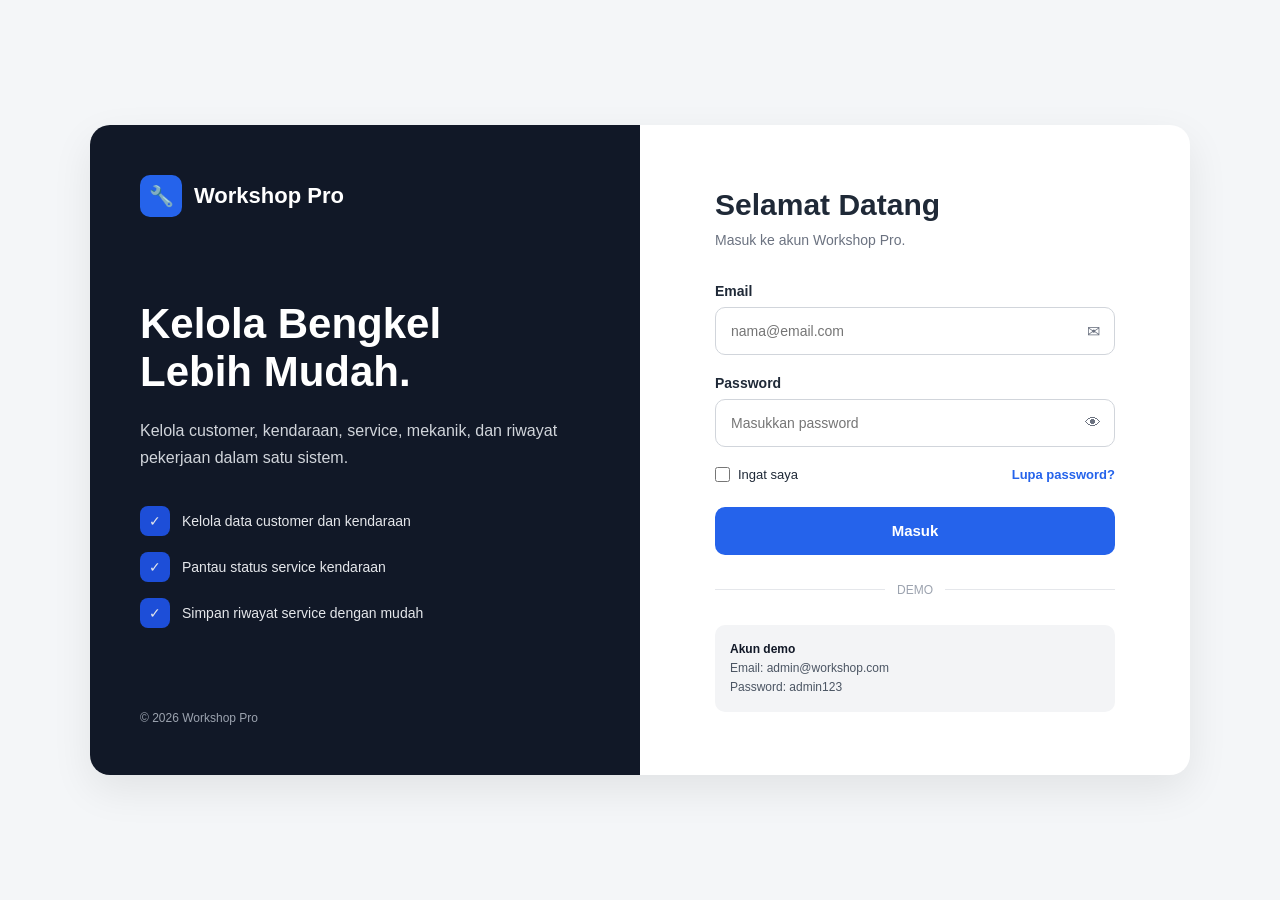
<file: index.html>
<!doctype html>
<html lang="id">
  <head>
    <meta charset="UTF-8" />
    <meta name="viewport" content="width=device-width, initial-scale=1.0" />
    <title>Login | Workshop Management System</title>
    <style>
      * {
        margin: 0;
        padding: 0;
        box-sizing: border-box;
      }
      body {
        font-family: Arial, Helvetica, sans-serif;
        min-height: 100vh;
        display: flex;
        align-items: center;
        justify-content: center;
        background: #f4f6f8;
        color: #1f2937;
      }
      .login-container {
        width: 100%;
        max-width: 1100px;
        min-height: 650px;
        margin: 20px;
        display: grid;
        grid-template-columns: 1fr 1fr;
        background: #ffffff;
        border-radius: 20px;
        overflow: hidden;
        box-shadow: 0 15px 40px rgba(0, 0, 0, 0.08);
      }
      /* LEFT */
      .login-info {
        position: relative;
        padding: 50px;
        display: flex;
        flex-direction: column;
        justify-content: space-between;
        background: #111827;
        color: white;
      }
      .brand {
        display: flex;
        align-items: center;
        gap: 12px;
        font-size: 22px;
        font-weight: 700;
      }
      .brand-icon {
        width: 42px;
        height: 42px;
        display: flex;
        align-items: center;
        justify-content: center;
        border-radius: 10px;
        background: #2563eb;
        font-size: 20px;
      }
      .info-content {
        max-width: 420px;
      }
      .info-content h1 {
        font-size: 42px;
        line-height: 1.15;
        margin-bottom: 20px;
      }
      .info-content p {
        color: #d1d5db;
        line-height: 1.7;
        font-size: 16px;
      }
      .features {
        display: grid;
        gap: 16px;
        margin-top: 35px;
      }
      .feature {
        display: flex;
        align-items: center;
        gap: 12px;
        color: #e5e7eb;
        font-size: 14px;
      }
      .feature-icon {
        width: 30px;
        height: 30px;
        display: flex;
        align-items: center;
        justify-content: center;
        border-radius: 8px;
        background: #1d4ed8;
      }
      .copyright {
        color: #9ca3af;
        font-size: 12px;
      }
      /* RIGHT */
      .login-form-container {
        padding: 50px;
        display: flex;
        align-items: center;
        justify-content: center;
      }
      .login-form {
        width: 100%;
        max-width: 400px;
      }
      .login-header {
        margin-bottom: 35px;
      }
      .login-header h2 {
        font-size: 30px;
        margin-bottom: 10px;
      }
      .login-header p {
        color: #6b7280;
        font-size: 14px;
      }
      .form-group {
        margin-bottom: 20px;
      }
      .form-group label {
        display: block;
        margin-bottom: 8px;
        font-size: 14px;
        font-weight: 600;
      }
      .input-wrapper {
        position: relative;
      }
      .input-wrapper input {
        width: 100%;
        height: 48px;
        padding: 0 45px 0 15px;
        border: 1px solid #d1d5db;
        border-radius: 10px;
        outline: none;
        font-size: 14px;
        transition: 0.2s;
      }
      .input-wrapper input:focus {
        border-color: #2563eb;
        box-shadow: 0 0 0 3px rgba(37, 99, 235, 0.1);
      }
      .input-icon {
        position: absolute;
        right: 15px;
        top: 50%;
        transform: translateY(-50%);
        color: #6b7280;
      }
      .password-toggle {
        position: absolute;
        right: 14px;
        top: 50%;
        transform: translateY(-50%);
        border: none;
        background: transparent;
        cursor: pointer;
        color: #6b7280;
        font-size: 16px;
      }
      .password-toggle:hover {
        color: #2563eb;
      }
      .form-options {
        display: flex;
        justify-content: space-between;
        align-items: center;
        margin-bottom: 25px;
        font-size: 13px;
      }
      .remember {
        display: flex;
        align-items: center;
        gap: 8px;
        cursor: pointer;
      }
      .remember input {
        width: 15px;
        height: 15px;
        accent-color: #2563eb;
      }
      .forgot-password {
        color: #2563eb;
        text-decoration: none;
        font-weight: 600;
      }
      .forgot-password:hover {
        text-decoration: underline;
      }
      .login-button {
        width: 100%;
        height: 48px;
        border: none;
        border-radius: 10px;
        background: #2563eb;
        color: white;
        font-size: 15px;
        font-weight: 600;
        cursor: pointer;
        transition: 0.2s;
      }
      .login-button:hover {
        background: #1d4ed8;
      }
      .login-button:disabled {
        opacity: 0.7;
        cursor: not-allowed;
      }
      .divider {
        display: flex;
        align-items: center;
        gap: 12px;
        margin: 28px 0;
        color: #9ca3af;
        font-size: 12px;
      }
      .divider::before,
      .divider::after {
        content: "";
        height: 1px;
        flex: 1;
        background: #e5e7eb;
      }
      .demo-login {
        padding: 15px;
        border-radius: 10px;
        background: #f3f4f6;
        color: #4b5563;
        font-size: 12px;
        line-height: 1.6;
      }
      .demo-login strong {
        color: #111827;
      }
      .error-message,
      .success-message {
        display: none;
        padding: 12px 14px;
        margin-bottom: 20px;
        border-radius: 8px;
        font-size: 13px;
      }
      .error-message {
        background: #fee2e2;
        color: #b91c1c;
      }
      .success-message {
        background: #dcfce7;
        color: #15803d;
      }
      .error-message.show,
      .success-message.show {
        display: block;
      }
      @media (max-width: 800px) {
        .login-container {
          grid-template-columns: 1fr;
          max-width: 500px;
        }
        .login-info {
          display: none;
        }
        .login-form-container {
          padding: 40px 30px;
          min-height: 600px;
        }
      }
      @media (max-width: 400px) {
        .login-container {
          margin: 10px;
          border-radius: 15px;
        }
        .login-form-container {
          padding: 30px 20px;
        }
        .login-header h2 {
          font-size: 26px;
        }
        .form-options {
          align-items: flex-start;
          flex-direction: column;
          gap: 12px;
        }
      }
    </style>
  </head>
  <body>
    <main class="login-container">
      <section class="login-info">
        <div class="brand">
          <div class="brand-icon">🔧</div>
          <span>Workshop Pro</span>
        </div>
        <div class="info-content">
          <h1>Kelola Bengkel Lebih Mudah.</h1>
          <p>
            Kelola customer, kendaraan, service, mekanik, dan riwayat pekerjaan
            dalam satu sistem.
          </p>
          <div class="features">
            <div class="feature">
              <span class="feature-icon">✓</span>
              <span>Kelola data customer dan kendaraan</span>
            </div>
            <div class="feature">
              <span class="feature-icon">✓</span>
              <span>Pantau status service kendaraan</span>
            </div>
            <div class="feature">
              <span class="feature-icon">✓</span>
              <span>Simpan riwayat service dengan mudah</span>
            </div>
          </div>
        </div>
        <div class="copyright">© 2026 Workshop Pro</div>
      </section>
      <section class="login-form-container">
        <form class="login-form" id="loginForm">
          <div class="login-header">
            <h2>Selamat Datang</h2>
            <p>Masuk ke akun Workshop Pro.</p>
          </div>
          <div class="error-message" id="errorMessage"></div>
          <div class="success-message" id="successMessage"></div>
          <div class="form-group">
            <label for="email"> Email </label>
            <div class="input-wrapper">
              <input
                type="email"
                id="email"
                name="email"
                placeholder="nama@email.com"
                autocomplete="email"
                required
              />
              <span class="input-icon">✉</span>
            </div>
          </div>
          <div class="form-group">
            <label for="password"> Password </label>
            <div class="input-wrapper">
              <input
                type="password"
                id="password"
                name="password"
                placeholder="Masukkan password"
                autocomplete="current-password"
                required
              />
              <button
                type="button"
                class="password-toggle"
                id="passwordToggle"
                aria-label="Tampilkan password"
              >
                👁
              </button>
            </div>
          </div>
          <div class="form-options">
            <label class="remember">
              <input type="checkbox" id="rememberMe" />
              <span>Ingat saya</span>
            </label>
            <a href="#" class="forgot-password" id="forgotPassword">
              Lupa password?
            </a>
          </div>
          <button type="submit" class="login-button" id="loginButton">
            Masuk
          </button>
          <div class="divider">
            <span>DEMO</span>
          </div>
          <div class="demo-login">
            <strong>Akun demo</strong><br />
            Email: admin@workshop.com<br />
            Password: admin123
          </div>
        </form>
      </section>
    </main>
    <script>
      const loginForm = document.getElementById("loginForm");
      const emailInput = document.getElementById("email");
      const passwordInput = document.getElementById("password");
      const rememberMe = document.getElementById("rememberMe");
      const passwordToggle = document.getElementById("passwordToggle");
      const loginButton = document.getElementById("loginButton");
      const errorMessage = document.getElementById("errorMessage");
      const successMessage = document.getElementById("successMessage");
      const forgotPassword = document.getElementById("forgotPassword");
      // Tampilkan / sembunyikan password
      passwordToggle.addEventListener("click", () => {
        const isPassword = passwordInput.type === "password";
        passwordInput.type = isPassword ? "text" : "password";
        passwordToggle.textContent = isPassword ? "🙈" : "👁";
        passwordToggle.setAttribute(
          "aria-label",
          isPassword ? "Sembunyikan password" : "Tampilkan password",
        );
      });
      // Ambil email yang disimpan
      const savedEmail = localStorage.getItem("workshopRememberEmail");
      if (savedEmail) {
        emailInput.value = savedEmail;
        rememberMe.checked = true;
      }
      // Login
      loginForm.addEventListener("submit", (event) => {
        event.preventDefault();
        hideMessages();
        const email = emailInput.value.trim();
        const password = passwordInput.value;
        if (!email || !password) {
          showError("Email dan password wajib diisi.");
          return;
        }
        if (!isValidEmail(email)) {
          showError("Masukkan alamat email yang valid.");
          return;
        }
        loginButton.disabled = true;
        loginButton.textContent = "Memproses...";
        setTimeout(() => {
          /*
                    LOGIN DEMO
                    Nantinya bagian ini bisa
                    diganti dengan API backend.
                */
          const validEmail = "admin@workshop.com";
          const validPassword = "admin123";
          if (email === validEmail && password === validPassword) {
            if (rememberMe.checked) {
              localStorage.setItem("workshopRememberEmail", email);
            } else {
              localStorage.removeItem("workshopRememberEmail");
            }
            sessionStorage.setItem("workshopLoggedIn", "true");
            showSuccess("Login berhasil. Mengarahkan ke dashboard...");
            setTimeout(() => {
              /*
                            Ganti dengan halaman dashboard
                            ketika dashboard sudah dibuat.
                        */
              window.location.href = "dashboard.html";
            }, 1000);
          } else {
            showError("Email atau password salah.");
            loginButton.disabled = false;
            loginButton.textContent = "Masuk";
          }
        }, 700);
      });
      // Lupa password
      forgotPassword.addEventListener("click", (event) => {
        event.preventDefault();
        showError("Fitur reset password belum terhubung ke backend.");
      });
      function isValidEmail(email) {
        return /^[^\s@]+@[^\s@]+\.[^\s@]+$/.test(email);
      }
      function showError(message) {
        errorMessage.textContent = message;
        errorMessage.classList.add("show");
      }
      function showSuccess(message) {
        successMessage.textContent = message;
        successMessage.classList.add("show");
      }
      function hideMessages() {
        errorMessage.classList.remove("show");
        successMessage.classList.remove("show");
      }
    </script>
  </body>
</html>
</file>
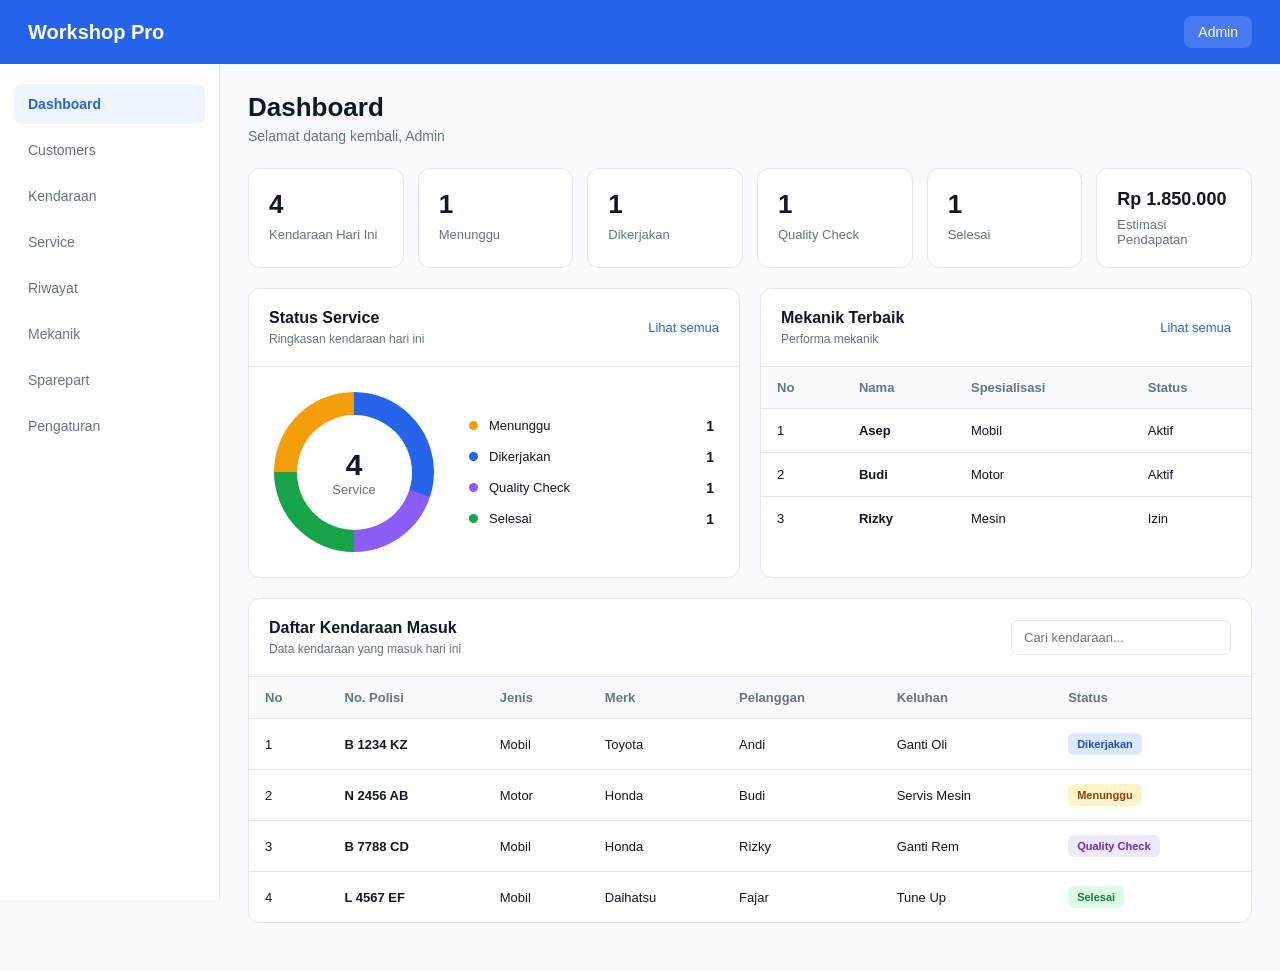
<file: dashboard.html>
<!doctype html>
<html lang="id">
  <head>
    <meta charset="UTF-8" />
    <meta name="viewport" content="width=device-width, initial-scale=1.0" />
    <title>Workshop Pro | Dashboard</title>
    <link rel="stylesheet" href="style.css" />
  </head>
  <body>
    <header class="topbar">
      <div class="brand">
        <h1>Workshop Pro</h1>
      </div>
      <div class="admin">
        <span>Admin</span>
      </div>
    </header>
    <div class="layout">
      <aside class="sidebar">
        <nav class="nav">
          <a href="dashboard.html" class="nav-link active">
            <span>Dashboard</span>
          </a>
          <a href="customers.html" class="nav-link">
            <span>Customers</span>
          </a>
          <a href="kendaraan.html" class="nav-link">
            <span>Kendaraan</span>
          </a>
          <a href="service.html" class="nav-link">
            <span>Service</span>
          </a>
          <a href="riwayat.html" class="nav-link">
            <span>Riwayat</span>
          </a>
          <a href="mekanik.html" class="nav-link">
            <span>Mekanik</span>
          </a>
          <a href="sparepart.html" class="nav-link">
            <span>Sparepart</span>
          </a>
          <a href="pengaturan.html" class="nav-link">
            <span>Pengaturan</span>
          </a>
        </nav>
      </aside>
      <main class="main">
        <section class="page-header">
          <div>
            <h2>Dashboard</h2>
            <p>Selamat datang kembali, Admin</p>
          </div>
        </section>
        <section class="stats-grid">
          <div class="stat-card">
            <span class="stat-number" id="totalKendaraan">0</span>
            <span class="stat-label">Kendaraan Hari Ini</span>
          </div>
          <div class="stat-card">
            <span class="stat-number" id="totalMenunggu">0</span>
            <span class="stat-label">Menunggu</span>
          </div>
          <div class="stat-card">
            <span class="stat-number" id="totalDikerjakan">0</span>
            <span class="stat-label">Dikerjakan</span>
          </div>
          <div class="stat-card">
            <span class="stat-number" id="totalQC">0</span>
            <span class="stat-label">Quality Check</span>
          </div>
          <div class="stat-card">
            <span class="stat-number" id="totalSelesai">0</span>
            <span class="stat-label">Selesai</span>
          </div>
          <div class="stat-card">
            <span class="stat-number money" id="totalPendapatan"> Rp 0 </span>
            <span class="stat-label">Estimasi Pendapatan</span>
          </div>
        </section>
        <section class="dashboard-grid">
          <div class="panel">
            <div class="panel-header">
              <div>
                <h3>Status Service</h3>
                <p>Ringkasan kendaraan hari ini</p>
              </div>
              <a href="service.html">Lihat semua</a>
            </div>
            <div class="service-status">
              <div class="progress-wrapper">
                <div class="progress-circle">
                  <div class="progress-inner">
                    <strong id="totalServiceCircle">0</strong>
                    <span>Service</span>
                  </div>
                </div>
              </div>
              <div class="status-list">
                <div class="status-item">
                  <span class="status-dot waiting"></span>
                  <span>Menunggu</span>
                  <strong id="circleMenunggu">0</strong>
                </div>
                <div class="status-item">
                  <span class="status-dot working"></span>
                  <span>Dikerjakan</span>
                  <strong id="circleDikerjakan">0</strong>
                </div>
                <div class="status-item">
                  <span class="status-dot qc"></span>
                  <span>Quality Check</span>
                  <strong id="circleQC">0</strong>
                </div>
                <div class="status-item">
                  <span class="status-dot done"></span>
                  <span>Selesai</span>
                  <strong id="circleSelesai">0</strong>
                </div>
              </div>
            </div>
          </div>
          <div class="panel">
            <div class="panel-header">
              <div>
                <h3>Mekanik Terbaik</h3>
                <p>Performa mekanik</p>
              </div>
              <a href="mekanik.html">Lihat semua</a>
            </div>
            <div class="table-container">
              <table>
                <thead>
                  <tr>
                    <th>No</th>
                    <th>Nama</th>
                    <th>Spesialisasi</th>
                    <th>Status</th>
                  </tr>
                </thead>
                <tbody id="mekanikTable"></tbody>
              </table>
            </div>
          </div>
        </section>
        <section class="panel vehicle-panel">
          <div class="panel-header">
            <div>
              <h3>Daftar Kendaraan Masuk</h3>
              <p>Data kendaraan yang masuk hari ini</p>
            </div>
            <div class="search-box">
              <input
                type="search"
                id="searchKendaraan"
                placeholder="Cari kendaraan..."
              />
            </div>
          </div>
          <div class="table-container">
            <table>
              <thead>
                <tr>
                  <th>No</th>
                  <th>No. Polisi</th>
                  <th>Jenis</th>
                  <th>Merk</th>
                  <th>Pelanggan</th>
                  <th>Keluhan</th>
                  <th>Status</th>
                </tr>
              </thead>
              <tbody id="kendaraanTable"></tbody>
            </table>
          </div>
        </section>
      </main>
    </div>
    <script src="script.js"></script>
  </body>
</html>
</file>
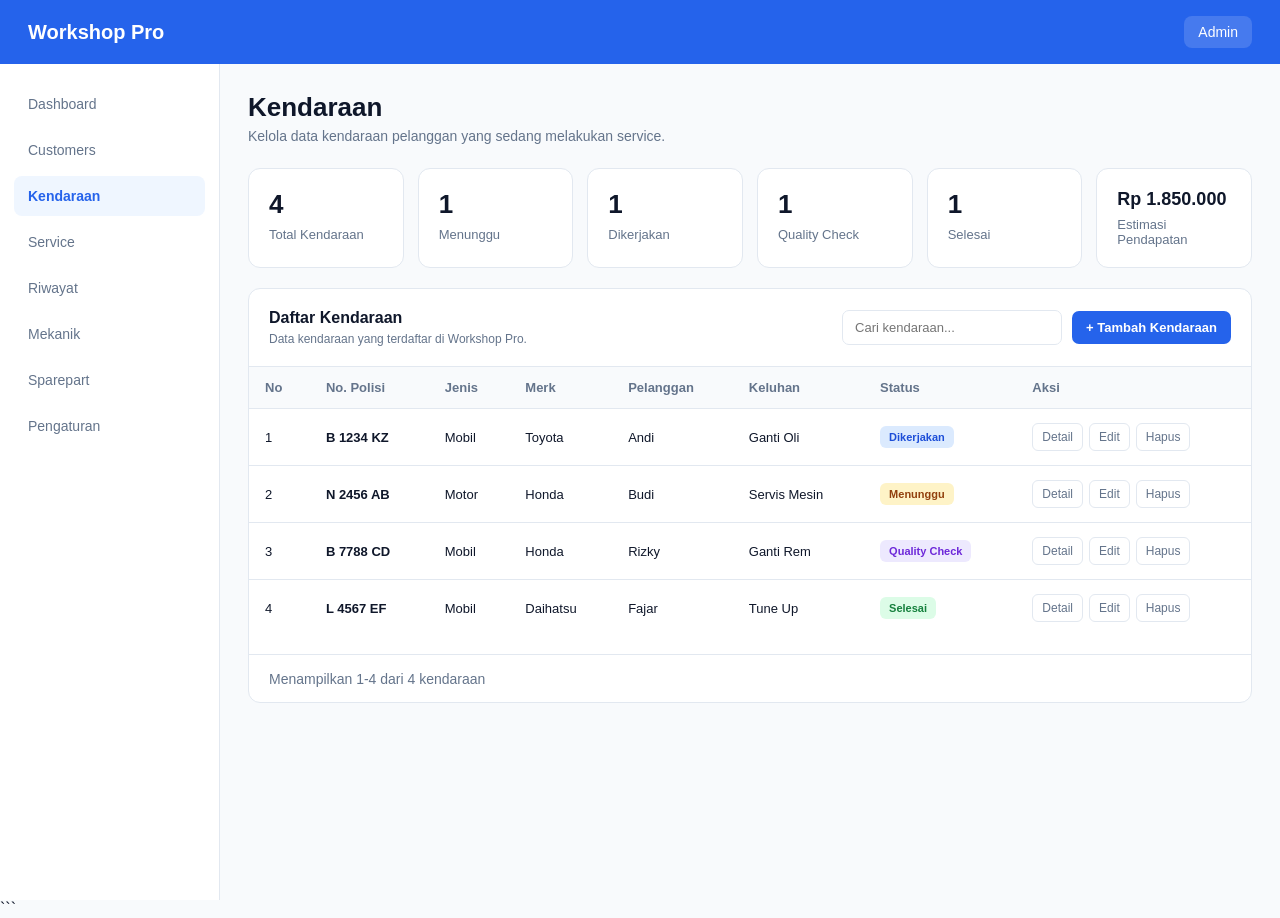
<file: kendaraan.html>
<!doctype html>
<html lang="id">
  <head>
    <meta charset="UTF-8" />
    <meta name="viewport" content="width=device-width, initial-scale=1.0" />

    <title>Workshop Pro - Kendaraan</title>

    <link rel="stylesheet" href="style.css" />
  </head>

  <body>
    <!-- TOPBAR -->
    <header class="topbar">
      <div class="brand">
        <h1>Workshop Pro</h1>
      </div>

      <div class="admin">Admin</div>
    </header>

    <!-- LAYOUT -->
    <div class="layout">
      <!-- SIDEBAR -->
      <aside class="sidebar">
        <nav class="nav">
          <a href="dashboard.html" class="nav-link"> Dashboard </a>

          <a href="customers.html" class="nav-link"> Customers </a>

          <a href="kendaraan.html" class="nav-link active"> Kendaraan </a>

          <a href="service.html" class="nav-link"> Service </a>

          <a href="riwayat.html" class="nav-link"> Riwayat </a>

          <a href="mekanik.html" class="nav-link"> Mekanik </a>

          <a href="sparepart.html" class="nav-link"> Sparepart </a>

          <a href="pengaturan.html" class="nav-link"> Pengaturan </a>
        </nav>
      </aside>

      <!-- MAIN -->
      <main class="main">
        <!-- PAGE HEADER -->
        <div class="page-header">
          <div>
            <h2>Kendaraan</h2>

            <p>
              Kelola data kendaraan pelanggan yang sedang melakukan service.
            </p>
          </div>
        </div>

        <!-- STATISTIK -->
        <section class="stats-grid kendaraan-stats">
          <div class="stat-card">
            <span class="stat-number" id="totalKendaraan"> 0 </span>

            <span class="stat-label"> Total Kendaraan </span>
          </div>

          <div class="stat-card">
            <span class="stat-number" id="totalMenunggu"> 0 </span>

            <span class="stat-label"> Menunggu </span>
          </div>

          <div class="stat-card">
            <span class="stat-number" id="totalDikerjakan"> 0 </span>

            <span class="stat-label"> Dikerjakan </span>
          </div>

          <div class="stat-card">
            <span class="stat-number" id="totalQC"> 0 </span>

            <span class="stat-label"> Quality Check </span>
          </div>

          <div class="stat-card">
            <span class="stat-number" id="totalSelesai"> 0 </span>

            <span class="stat-label"> Selesai </span>
          </div>

          <div class="stat-card">
            <span class="stat-number money" id="totalPendapatan"> Rp0 </span>

            <span class="stat-label"> Estimasi Pendapatan </span>
          </div>
        </section>

        <!-- DATA KENDARAAN -->
        <section class="panel vehicle-panel">
          <div class="panel-header">
            <div>
              <h3>Daftar Kendaraan</h3>

              <p>Data kendaraan yang terdaftar di Workshop Pro.</p>
            </div>

            <div class="vehicle-toolbar">
              <div class="search-box">
                <input
                  type="text"
                  id="searchKendaraan"
                  placeholder="Cari kendaraan..."
                />
              </div>

              <button
                type="button"
                class="btn btn-primary"
                id="btnTambahKendaraan"
              >
                + Tambah Kendaraan
              </button>
            </div>
          </div>

          <!-- TABLE -->
          <div class="table-container">
            <table>
              <thead>
                <tr>
                  <th>No</th>

                  <th>No. Polisi</th>

                  <th>Jenis</th>

                  <th>Merk</th>

                  <th>Pelanggan</th>

                  <th>Keluhan</th>

                  <th>Status</th>

                  <th>Aksi</th>
                </tr>
              </thead>

              <tbody id="kendaraanTable"></tbody>
            </table>
          </div>

          <!-- FOOTER TABLE -->
          <div class="table-footer">
            <span id="kendaraanInfo"></span>
            <div class="pagination" id="kendaraanPagination"></div>
          </div>
        </section>
      </main>
    </div>

    <!-- MODAL TAMBAH / EDIT -->
    <div class="modal-overlay" id="vehicleModal">
      <div class="modal">
        <div class="modal-header">
          <div>
            <h3 id="vehicleModalTitle">Tambah Kendaraan</h3>

            <p>Masukkan informasi kendaraan.</p>
          </div>

          <button
            type="button"
            class="modal-close"
            data-close-modal="vehicleModal"
          >
            ×
          </button>
        </div>

        <form id="vehicleForm">
          <input type="hidden" id="vehicleId" />

          <div class="modal-body">
            <div class="form-grid">
              <!-- NO POLISI -->
              <div class="form-group">
                <label for="vehiclePolisi"> No. Polisi </label>

                <input
                  type="text"
                  id="vehiclePolisi"
                  class="form-control"
                  placeholder="Contoh: B 1234 KZ"
                  required
                />
              </div>

              <!-- PELANGGAN -->
              <div class="form-group">
                <label for="vehiclePelanggan"> Pelanggan </label>

                <input
                  type="text"
                  id="vehiclePelanggan"
                  class="form-control"
                  placeholder="Nama pelanggan"
                  required
                />
              </div>

              <!-- JENIS -->
              <div class="form-group">
                <label for="vehicleJenis"> Jenis </label>

                <select id="vehicleJenis" class="form-control">
                  <option value="Mobil">Mobil</option>

                  <option value="Motor">Motor</option>
                </select>
              </div>

              <!-- MERK -->
              <div class="form-group">
                <label for="vehicleMerk"> Merk </label>

                <input
                  type="text"
                  id="vehicleMerk"
                  class="form-control"
                  placeholder="Contoh: Toyota"
                  required
                />
              </div>

              <!-- KELUHAN -->
              <div class="form-group form-full">
                <label for="vehicleKeluhan"> Keluhan </label>

                <input
                  type="text"
                  id="vehicleKeluhan"
                  class="form-control"
                  placeholder="Contoh: Ganti oli"
                  required
                />
              </div>

              <!-- STATUS -->
              <div class="form-group">
                <label for="vehicleStatus"> Status </label>

                <select id="vehicleStatus" class="form-control">
                  <option value="Menunggu">Menunggu</option>

                  <option value="Dikerjakan">Dikerjakan</option>

                  <option value="Quality Check">Quality Check</option>

                  <option value="Selesai">Selesai</option>
                </select>
              </div>

              <!-- ESTIMASI -->
              <div class="form-group">
                <label for="vehicleEstimasi"> Estimasi Biaya </label>

                <input
                  type="number"
                  id="vehicleEstimasi"
                  class="form-control"
                  placeholder="350000"
                  min="0"
                  required
                />
              </div>
            </div>
          </div>

          <div class="modal-footer">
            <button
              type="button"
              class="btn btn-secondary"
              data-close-modal="vehicleModal"
            >
              Batal
            </button>

            <button type="submit" class="btn btn-primary">Simpan</button>
          </div>
        </form>
      </div>
    </div>

    <!-- MODAL DETAIL -->
    <div class="modal-overlay" id="vehicleDetailModal">
      <div class="modal">
        <div class="modal-header">
          <div>
            <h3>Detail Kendaraan</h3>

            <p>Informasi lengkap kendaraan.</p>
          </div>

          <button
            type="button"
            class="modal-close"
            data-close-modal="vehicleDetailModal"
          >
            ×
          </button>
        </div>

        <div class="modal-body">
          <div class="detail-grid" id="vehicleDetailContent"></div>
        </div>

        <div class="modal-footer">
          <button
            type="button"
            class="btn btn-secondary"
            data-close-modal="vehicleDetailModal"
          >
            Tutup
          </button>
        </div>
      </div>
    </div>

    <script src="script.js"></script>
  </body>
</html>
```
</file>
<file: style.css>
* {
  margin: 0;
  padding: 0;
  box-sizing: border-box;
}

:root {
  --primary: #2563eb;
  --primary-dark: #1d4ed8;

  --background: #f8fafc;
  --surface: #ffffff;

  --text: #0f172a;
  --secondary: #64748b;

  --border: #e2e8f0;

  --waiting: #f59e0b;
  --working: #2563eb;
  --qc: #8b5cf6;
  --done: #16a34a;
  --danger: #dc2626;
}

html, body {
  width: 100%;
  min-height: 100%;
}
body {
  font-family: Arial, Helvetica, sans-serif;
  background: var(--background);
  color: var(--text);
}

/* TOPBAR */

.topbar {
  height: 64px;
  background: var(--primary);
  color: white;
  display: flex;
  align-items: center;
  justify-content: space-between;
  padding: 0 28px;
  position: sticky;
  top: 0;
  z-index: 100;
}

.brand h1 {
  font-size: 20px;
  font-weight: 700;
}

.admin {
  display: flex;
  align-items: center;
  background: rgba(255, 255, 255, 0.15);
  padding: 8px 14px;
  border-radius: 8px;
  font-size: 14px;
}

/* LAYOUT */

.layout {
  display: flex;
  min-height: calc(100vh - 64px);
}

  /* SIDEBAR */

  .sidebar {
    width: 220px;
    background: var(--surface);
    border-right: 1px solid var(--border);
    flex-shrink: 0;
    position: sticky;
    top: 64px;
    height: calc(100vh - 64px);
  }
  .nav {
    display: flex;
    flex-direction: column;
    gap: 6px;
    padding: 20px 14px;
  }
  .nav-link {
    text-decoration: none;
    color: var(--secondary);
    padding: 12px 14px;
    border-radius: 8px;
    font-size: 14px;
    transition: 0.2s;
  }
  .nav-link:hover {
    background: #eff6ff;
    color: var(--primary);
  }
  .nav-link.active {
    background: #eff6ff;
    color: var(--primary);
    font-weight: 600;
  }

  /* MAIN */

  .main {
    flex: 1;
    min-width: 0;
    padding: 28px;
    overflow-x: hidden;
  }

  .page-header {
    margin-bottom: 24px;
  }
  .page-header h2 {
    font-size: 26px;
    margin-bottom: 5px;
  }
  .page-header p {
    color: var(--secondary);
    font-size: 14px;
  }

  /* STAT CARD */

  .stats-grid {
    display: grid;
    grid-template-columns: repeat(6, minmax(0, 1fr));
    gap: 14px;
    margin-bottom: 20px;
  }
  .stat-card {
    background: var(--surface);
    border: 1px solid var(--border);
    border-radius: 12px;
    padding: 20px;
    min-width: 0;
    transition: 0.2s;
  }
  .stat-card:hover {
    transform: translateY(-2px);
    border-color: #bfdbfe;
  }
  .stat-number {
    display: block;
    font-size: 26px;
    font-weight: 700;
    margin-bottom: 7px;
  }
  .stat-label {
    display: block;
    color: var(--secondary);
    font-size: 13px;
  }
  .money {
    font-size: 18px;
  }

  /* DASHBOARD */

  .dashboard-grid {
    display: grid;
    grid-template-columns: 1fr 1fr;
    gap: 20px;
    margin-bottom: 20px;
  }

  /* PANEL */

  .panel {
    background: var(--surface);
    border: 1px solid var(--border);
    border-radius: 12px;
    overflow: hidden;
  }
  .panel-header {
    display: flex;
    justify-content: space-between;
    align-items: center;
    gap: 15px;
    padding: 20px;
    border-bottom: 1px solid var(--border);
  }
  .panel-header h3 {
    font-size: 16px;
    margin-bottom: 5px;
  }
  .panel-header p {
    color: var(--secondary);
    font-size: 12px;
  }
  .panel-header a {
    color: var(--primary);
    text-decoration: none;
    font-size: 13px;
    white-space: nowrap;
  }
  .panel-header a:hover {
    text-decoration: underline;
  }

  /* SERVICE STATUS */

  .service-status {
    display: flex;
    align-items: center;
    gap: 35px;
    padding: 25px;
  }
  .progress-wrapper {
    flex-shrink: 0;
  }
  .progress-circle {
    width: 160px;
    height: 160px;
    border-radius: 50%;
    background: conic-gradient(
      var(--working) 0% 30%,
      var(--qc) 30% 50%,
      var(--done) 50% 75%,
      var(--waiting) 75% 100%
    );
    display: grid;
    place-items: center;
    position: relative;
  }
  .progress-circle::before {
    content: "";
    position: absolute;
    width: 115px;
    height: 115px;
    background: white;
    border-radius: 50%;
  }
  .progress-inner {
    position: relative;
    z-index: 1;
    display: flex;
    flex-direction: column;
    align-items: center;
  }
  .progress-inner strong {
    font-size: 30px;
  }
  .progress-inner span {
    color: var(--secondary);
    font-size: 13px;
  }
  .status-list {
    flex: 1;
    display: flex;
    flex-direction: column;
    gap: 15px;
  }
  .status-item {
    display: grid;
    grid-template-columns: 10px 1fr auto;
    align-items: center;
    gap: 10px;
    font-size: 13px;
  }
  .status-item strong {
    font-size: 14px;
  }
  .status-dot {
    width: 9px;
    height: 9px;
    border-radius: 50%;
  }
  .status-dot.waiting {
    background: var(--waiting);
  }
  .status-dot.working {
    background: var(--working);
  }
  .status-dot.qc {
    background: var(--qc);
  }
  .status-dot.done {
    background: var(--done);
  }

  /* TABEL */

  .table-container {
    width: 100%;
    overflow-x: auto;
  }
  table {
    width: 100%;
    border-collapse: collapse;
    font-size: 13px;
  }
  th {
    background: #f8fafc;
    color: var(--secondary);
    font-weight: 600;
    text-align: left;
    padding: 13px 16px;
    border-bottom: 1px solid var(--border);
    white-space: nowrap;
  }
  td {
    padding: 14px 16px;
    border-bottom: 1px solid var(--border);
    white-space: nowrap;
  }
  tbody tr:hover {
    background: #f8fafc;
  }
  tbody tr:last-child td {
    border-bottom: none;
  }

  /* STATUS */

  .badge {
    display: inline-flex;
    align-items: center;
    padding: 5px 9px;
    border-radius: 6px;
    font-size: 11px;
    font-weight: 600;
  }
  .badge.waiting {
    background: #fef3c7;
    color: #92400e;
  }
  .badge.working {
    background: #dbeafe;
    color: #1d4ed8;
  }
  .badge.qc {
    background: #ede9fe;
    color: #6d28d9;
  }
  .badge.done {
    background: #dcfce7;
    color: #15803d;
  }

  /* CARI */

  .search-box input {
    width: 220px;
    border: 1px solid var(--border);
    border-radius: 7px;
    padding: 9px 12px;
    outline: none;
    font-size: 13px;
  }
  .search-box input:focus {
    border-color: var(--primary);
    box-shadow: 0 0 0 3px #dbeafe;
  }

  /* KENDARAAN */

  .vehicle-panel {
    margin-bottom: 20px;
  }

  /* RESPONSIVE */

  @media (max-width: 1200px) {
    .stats-grid {
      grid-template-columns: repeat(3, minmax(0, 1fr));
    }
  }
  @media (max-width: 900px) {
    .sidebar {
      width: 180px;
    }
    .dashboard-grid {
      grid-template-columns: 1fr;
    }
  }
  @media (max-width: 700px) {
    .sidebar {
      display: none;
    }
    .main {
      padding: 18px;
    }
    .stats-grid {
      grid-template-columns: repeat(2, minmax(0, 1fr));
    }
    .service-status {
      flex-direction: column;
    }
    .panel-header {
      align-items: flex-start;
      flex-direction: column;
    }
    .search-box {
      width: 100%;
    }
    .search-box input {
      width: 100%;
    }
  }
  @media (max-width: 450px) {
    .stats-grid {
      grid-template-columns: 1fr;
    }
    .topbar {
      padding: 0 15px;
    }
    .main {
      padding: 12px;
    }
  }

/* =========================================
   KENDARAAN - TOOLBAR
========================================= */

.vehicle-toolbar {
    display: flex;
    align-items: center;
    gap: 10px;
}


/* =========================================
   BUTTON
========================================= */

.btn {
    border: none;
    border-radius: 7px;
    padding: 9px 14px;
    font-size: 13px;
    font-weight: 600;
    cursor: pointer;
    transition: 0.2s;
}

.btn-primary {
    background: var(--primary);
    color: white;
}

.btn-primary:hover {
    background: var(--primary-dark);
}

.btn-secondary {
    background: #f1f5f9;
    color: var(--text);
    border: 1px solid var(--border);
}

.btn-secondary:hover {
    background: #e2e8f0;
}

.btn-danger {
    background: #fee2e2;
    color: var(--danger);
}

.btn-danger:hover {
    background: #fecaca;
}


/* =========================================
   ACTION BUTTON
========================================= */

.action-buttons {
    display: flex;
    align-items: center;
    gap: 6px;
}

.action-btn {
    border: 1px solid var(--border);
    background: white;
    color: var(--secondary);
    border-radius: 6px;
    padding: 6px 9px;
    font-size: 12px;
    cursor: pointer;
    transition: 0.2s;
}

.action-btn:hover {
    border-color: var(--primary);
    color: var(--primary);
    background: #eff6ff;
}

.action-btn.danger:hover {
    border-color: var(--danger);
    color: var(--danger);
    background: #fef2f2;
}


/* =========================================
   TABLE FOOTER
========================================= */

.table-footer {
    display: flex;
    align-items: center;
    justify-content: space-between;
    gap: 15px;
    padding: 15px 20px;
    border-top: 1px solid var(--border);
    color: var(--secondary);
    font-size: 12px;
}


/* =========================================
   PAGINATION
========================================= */

.pagination {
    display: flex;
    align-items: center;
    gap: 5px;
}

.page-btn {
    min-width: 30px;
    height: 30px;
    padding: 0 8px;
    border: 1px solid var(--border);
    background: white;
    color: var(--secondary);
    border-radius: 6px;
    cursor: pointer;
    font-size: 12px;
}

.page-btn:hover {
    border-color: var(--primary);
    color: var(--primary);
}

.page-btn.active {
    background: var(--primary);
    border-color: var(--primary);
    color: white;
}


/* =========================================
   MODAL
========================================= */

.modal-overlay {
    position: fixed;
    inset: 0;
    background: rgba(15, 23, 42, 0.45);
    display: none;
    align-items: center;
    justify-content: center;
    padding: 20px;
    z-index: 1000;
}

.modal-overlay.show {
    display: flex;
}

.modal {
    width: 100%;
    max-width: 650px;
    max-height: 90vh;
    overflow-y: auto;
    background: white;
    border-radius: 12px;
    border: 1px solid var(--border);
    box-shadow: 0 20px 50px rgba(15, 23, 42, 0.18);
}

.modal-header {
    display: flex;
    align-items: flex-start;
    justify-content: space-between;
    gap: 20px;
    padding: 20px;
    border-bottom: 1px solid var(--border);
}

.modal-header h3 {
    font-size: 17px;
    margin-bottom: 5px;
}

.modal-header p {
    color: var(--secondary);
    font-size: 12px;
}

.modal-close {
    border: none;
    background: transparent;
    color: var(--secondary);
    font-size: 24px;
    line-height: 1;
    cursor: pointer;
}

.modal-close:hover {
    color: var(--danger);
}

.modal-body {
    padding: 20px;
}

.modal-footer {
    display: flex;
    justify-content: flex-end;
    gap: 8px;
    padding: 15px 20px;
    border-top: 1px solid var(--border);
}


/* =========================================
   FORM
========================================= */

.form-grid {
    display: grid;
    grid-template-columns: 1fr 1fr;
    gap: 16px;
}

.form-group {
    display: flex;
    flex-direction: column;
    gap: 7px;
}

.form-full {
    grid-column: 1 / -1;
}

.form-group label {
    font-size: 13px;
    font-weight: 600;
}

.form-control {
    width: 100%;
    border: 1px solid var(--border);
    border-radius: 7px;
    padding: 10px 12px;
    outline: none;
    background: white;
    color: var(--text);
    font-size: 13px;
}

.form-control:focus {
    border-color: var(--primary);
    box-shadow: 0 0 0 3px #dbeafe;
}


/* =========================================
   DETAIL
========================================= */

.detail-grid {
    display: grid;
    grid-template-columns: 1fr 1fr;
    gap: 14px;
}

.detail-item {
    padding: 14px;
    background: #f8fafc;
    border: 1px solid var(--border);
    border-radius: 8px;
}

.detail-item.full {
    grid-column: 1 / -1;
}

.detail-label {
    display: block;
    color: var(--secondary);
    font-size: 11px;
    margin-bottom: 5px;
}

.detail-value {
    font-size: 14px;
    font-weight: 600;
}


/* =========================================
   RESPONSIVE KENDARAAN
========================================= */

@media (max-width: 700px) {

    .vehicle-toolbar {
        width: 100%;
        flex-direction: column;
        align-items: stretch;
    }

    .vehicle-toolbar .search-box,
    .vehicle-toolbar .btn {
        width: 100%;
    }

    .form-grid,
    .detail-grid {
        grid-template-columns: 1fr;
    }

    .form-full,
    .detail-item.full {
        grid-column: auto;
    }

    .table-footer {
        flex-direction: column;
        align-items: flex-start;
    }

}

/* =========================
   PAGINATION
========================= */

.table-footer {
    display: flex;
    align-items: center;
    justify-content: space-between;
    gap: 16px;
    margin-top: 18px;
    padding-top: 16px;
    border-top: 1px solid var(--border);
}

.table-footer span {
    color: var(--secondary);
    font-size: 14px;
}

.pagination {
    display: flex;
    align-items: center;
    gap: 6px;
}

.page-btn {
    min-width: 36px;
    height: 36px;
    padding: 0 10px;

    display: inline-flex;
    align-items: center;
    justify-content: center;

    border: 1px solid var(--border);
    border-radius: 8px;

    background: var(--surface);
    color: var(--text);

    font-size: 14px;
    font-weight: 500;

    cursor: pointer;
    transition: all 0.2s ease;
}

.page-btn:hover:not(:disabled) {
    border-color: var(--primary);
    color: var(--primary);
    background: #eff6ff;
}

.page-btn.active {
    border-color: var(--primary);
    background: var(--primary);
    color: white;
}

.page-btn:disabled {
    opacity: 0.45;
    cursor: not-allowed;
}

@media (max-width: 768px) {

    .table-footer {
        flex-direction: column;
        align-items: flex-start;
    }

    .pagination {
        width: 100%;
        justify-content: center;
        flex-wrap: wrap;
    }

}
</file>
